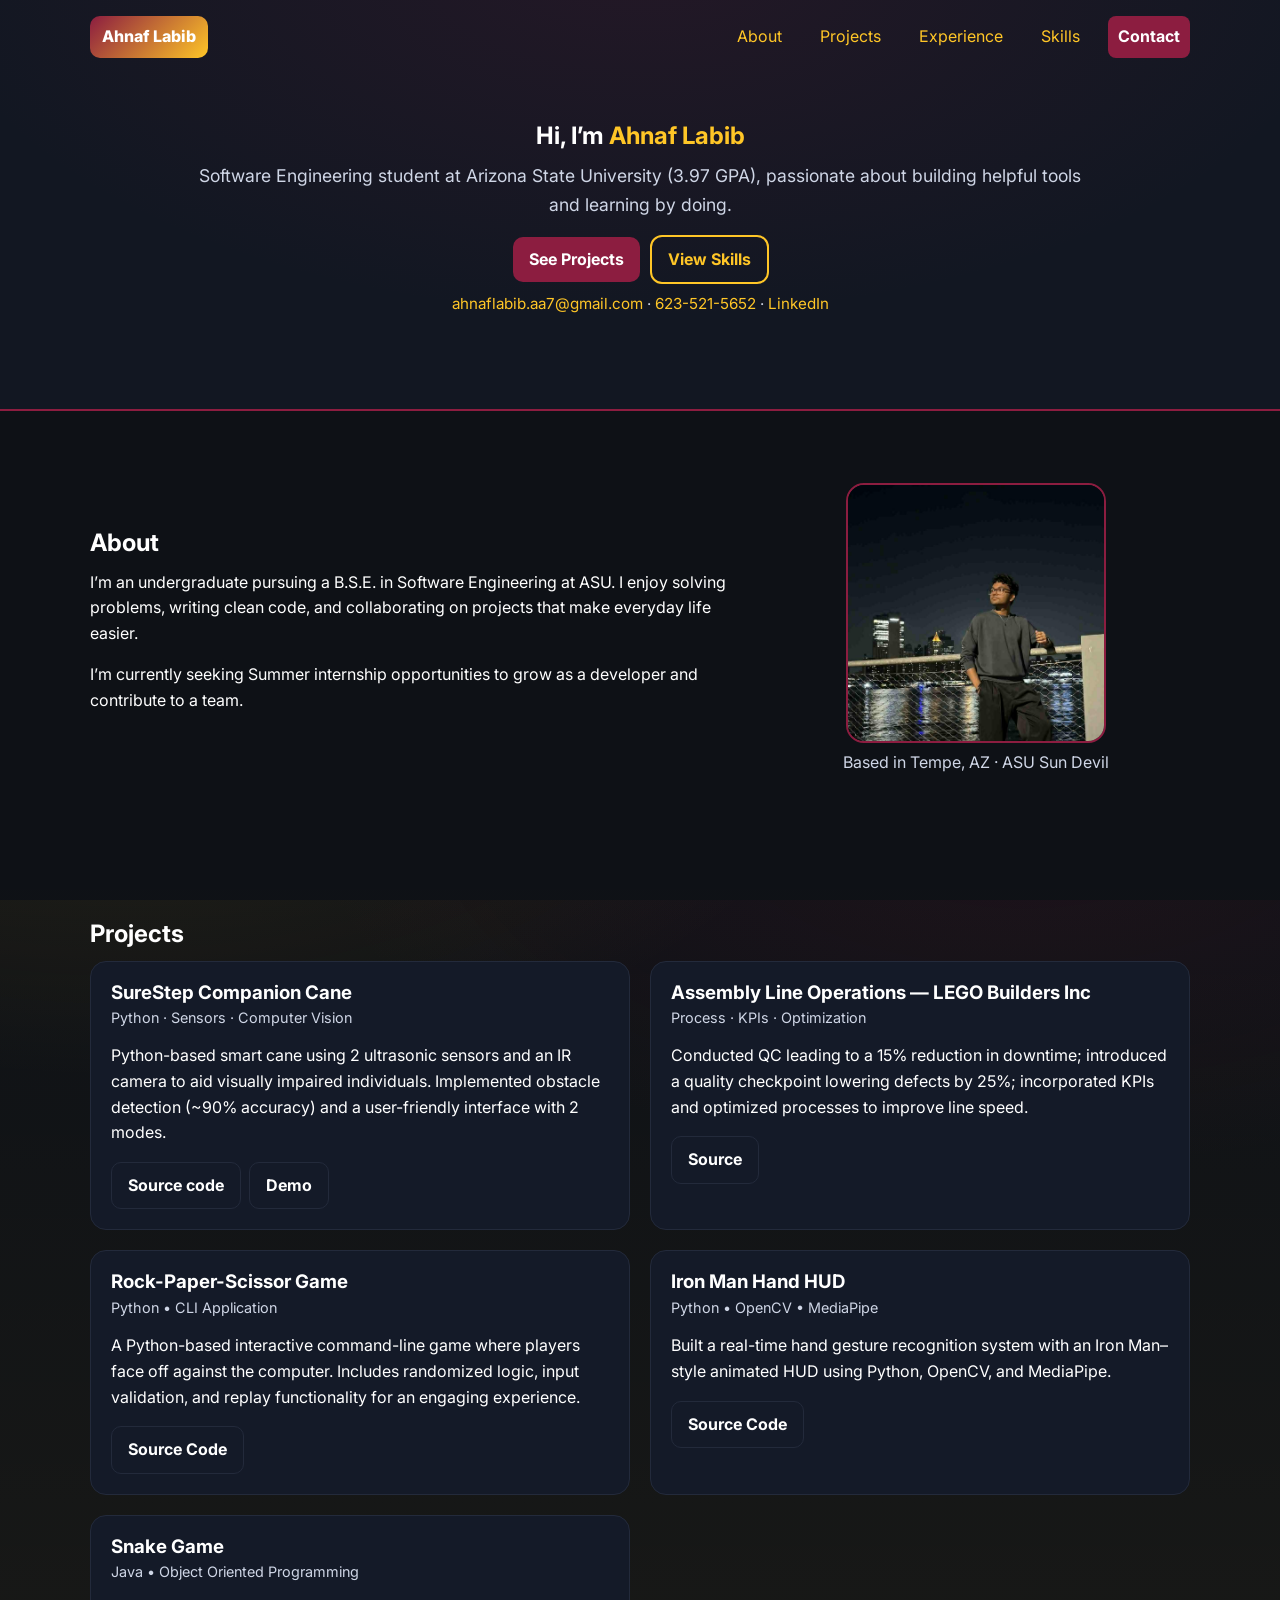
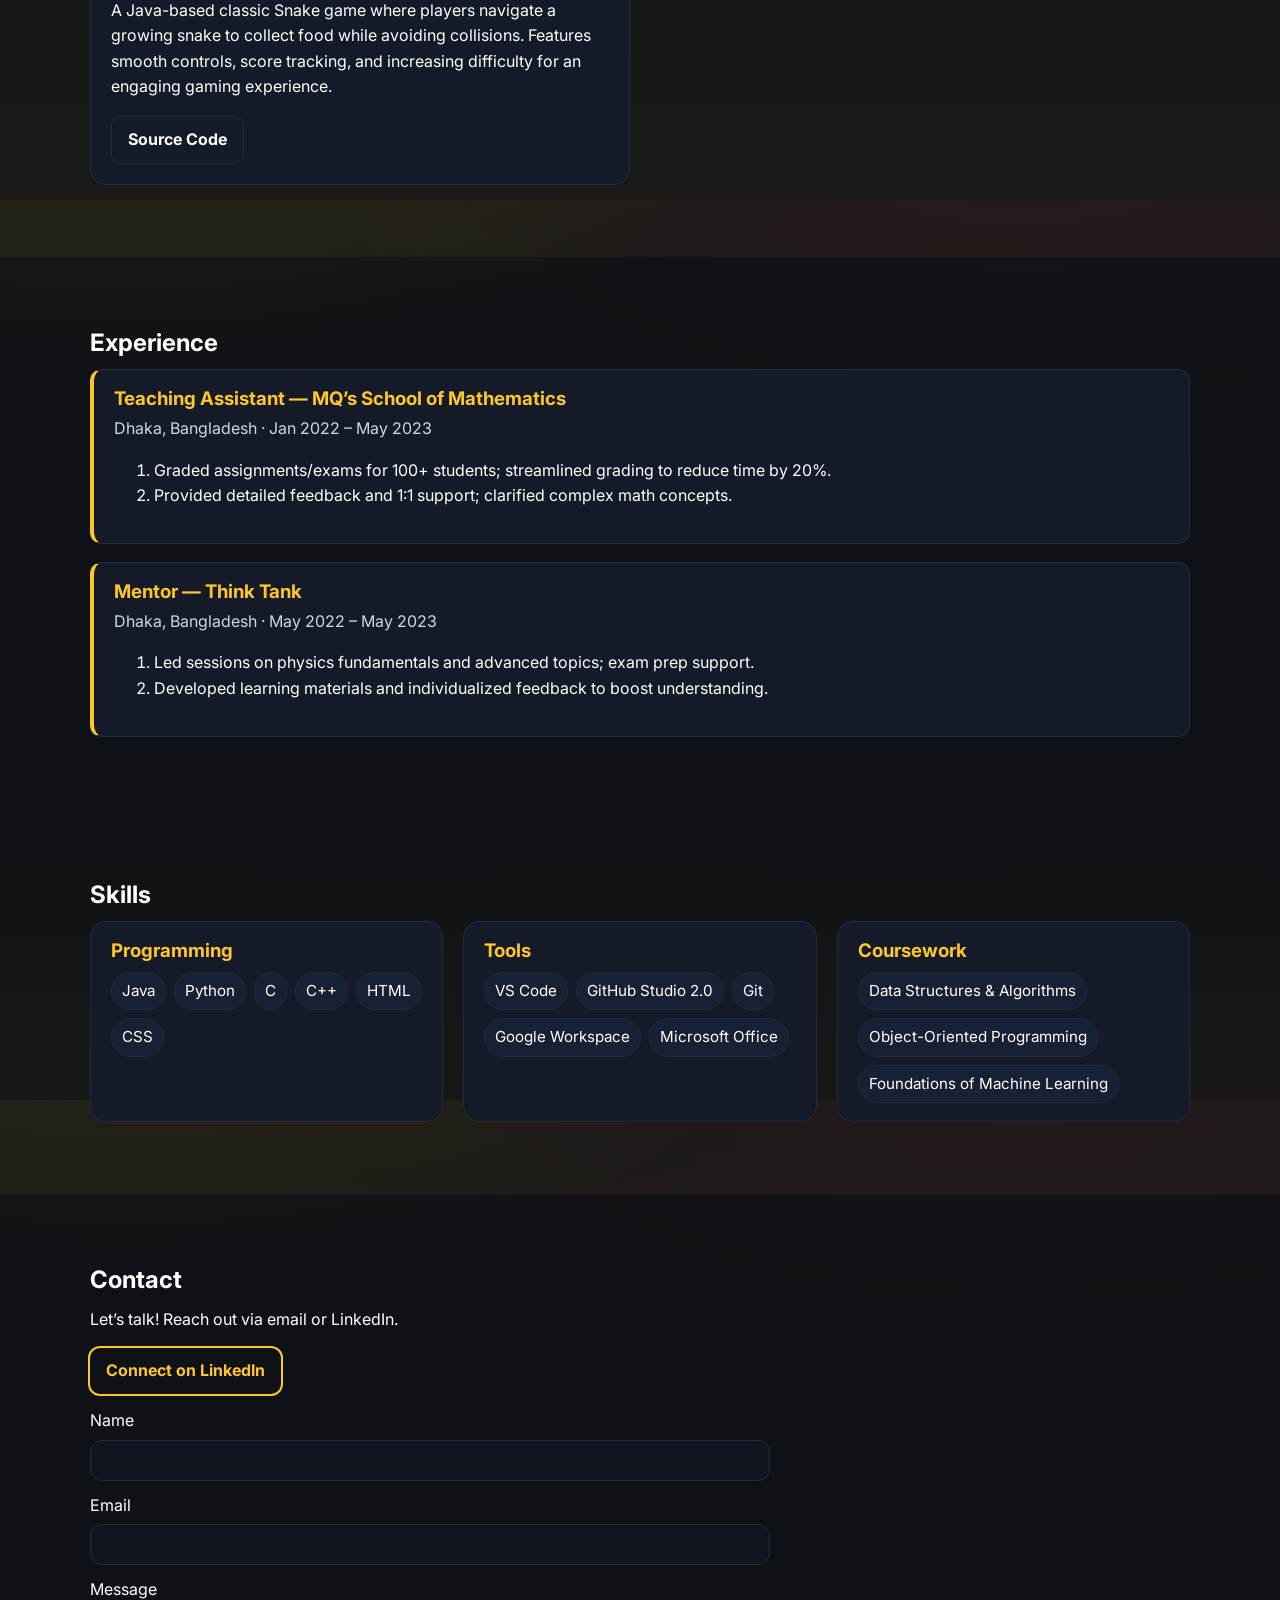
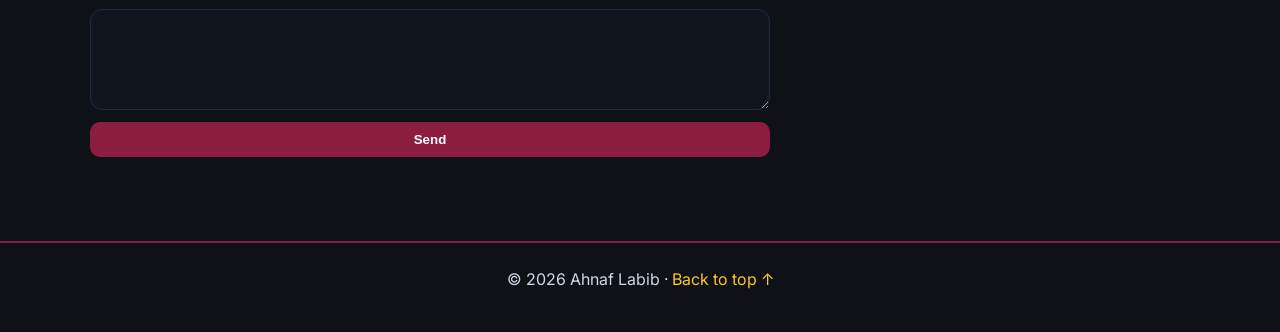
<file: index.html>
<!DOCTYPE html>
<html lang="en">

<head>
    <meta charset="UTF-8" />
    <meta name="viewport" content="width=device-width, initial-scale=1" />
    <title>Ahnaf Labib — Personal Site</title>
    <link rel="preconnect" href="https://fonts.googleapis.com">
    <link rel="preconnect" href="https://fonts.gstatic.com" crossorigin>
    <link href="https://fonts.googleapis.com/css2?family=Inter:wght@400;600;800&display=swap" rel="stylesheet">
    <link href="styles.css" rel="stylesheet" />
    <meta name="description" content="Portfolio of Ahnaf Labib — Software Engineering student at ASU. Projects, experience, and contact." />
</head>

<body>
    <header class="site-header" id="top">
        <nav class="nav">
            <a class="brand" href="#top">Ahnaf Labib</a>
            <button class="nav-toggle" aria-label="Toggle navigation" aria-expanded="false">☰</button>
            <ul class="nav-links">
                <li><a href="#about">About</a></li>
                <li><a href="#projects">Projects</a></li>
                <li><a href="#experience">Experience</a></li>
                <li><a href="#skills">Skills</a></li>
                <li><a class="btn" href="#contact">Contact</a></li>
            </ul>
        </nav>

        <section class="hero">
            <div class="hero-copy">
                <h1>Hi, I’m <span class="accent">Ahnaf Labib</span></h1>
                <p class="lead">
                    Software Engineering student at Arizona State University (3.97 GPA), passionate about building helpful tools and learning by doing.
                </p>
                <div class="hero-cta">
                    <a class="btn" href="#projects">See Projects</a>
                    <a class="btn btn-secondary" href="#skills">View Skills</a>
                </div>
                <div class="meta">
                    <a href="mailto:ahnaflabib.aa7@gmail.com">ahnaflabib.aa7@gmail.com</a> ·
                    <a href="tel:+16235215652">623-521-5652</a> ·
                    <a href="https://www.linkedin.com/in/ahnaf-labib101" target="_blank" rel="noopener">LinkedIn</a>
                </div>
            </div>
        </section>
    </header>

    <main>
        <!-- About -->
        <section id="about" class="section">
            <div class="container grid-2">
                <div>
                    <h2>About</h2>
                    <p>
                        I’m an undergraduate pursuing a B.S.E. in Software Engineering at ASU. I enjoy solving problems, writing clean code, and collaborating on projects that make everyday life easier.
                    </p>
                    <p>
                        I’m currently seeking Summer internship opportunities to grow as a developer and contribute to a team.
                    </p>
                </div>
                <figure class="profile">
                    <img src="[data-uri]"
                        alt="Ahnaf Labib portrait placeholder" width=300px />
                    <figcaption>Based in Tempe, AZ · ASU Sun Devil</figcaption>
                </figure>
            </div>
        </section>

        <!-- Projects -->
        <section id="projects" class="section alt">
            <div class="container">
                <h2>Projects</h2>
                <div class="cards">
                    <!-- Project 1 -->
                    <article class="card">
                        <header>
                            <h3>SureStep Companion Cane</h3>
                            <p class="tag">Python · Sensors · Computer Vision</p>
                        </header>
                        <p>
                            Python-based smart cane using 2 ultrasonic sensors and an IR camera to aid visually impaired individuals. Implemented obstacle detection (~90% accuracy) and a user-friendly interface with 2 modes.
                        </p>
                        <footer class="card-actions">
                            <a class="btn btn-ghost" href="https://drive.google.com/file/d/172SZ9Ajus_NtLXJRkP_ehci1UGG9u9KN/view?usp=drive_link" aria-disabled="true">Source code</a>
                            <a class="btn btn-ghost" href="https://drive.google.com/file/d/13gH9UQB_cAQQcFnke9ZiYUIpbUcQiC7l/view?usp=drive_link" aria-disabled="true">Demo</a>
                        </footer>
                    </article>

                    <!-- Project 2 -->
                    <article class="card">
                        <header>
                            <h3>Assembly Line Operations — LEGO Builders Inc</h3>
                            <p class="tag">Process · KPIs · Optimization</p>
                        </header>
                        <p>
                            Conducted QC leading to a 15% reduction in downtime; introduced a quality checkpoint lowering defects by 25%; incorporated KPIs and optimized processes to improve line speed.
                        </p>
                        <footer class="card-actions">
                            <a class="btn btn-ghost" href="https://docs.google.com/document/d/1kszEzX5zQs6RAhpKMF6iHq-XrYX0ANtJDIPUcAPN-ug/edit?usp=drive_link" aria-disabled="true">Source</a>
                        </footer>
                    </article>
                    <!-- Project 3 -->
                    <article class="card">
                        <header>
                            <h3>Rock-Paper-Scissor Game</h3>
                            <p class="tag">Python • CLI Application </p>
                        </header>
                        <p>A Python-based interactive command-line game where players face off against the computer. Includes randomized logic, input validation, and replay functionality for an engaging experience.
                        </p>
                        <footer class="card-actions">
                            <a class="btn btn-ghost" href="c:\Users\ahnaf\Downloads\rock_paper_scissors.py" aria-disabled="true">Source Code</a>
                        </footer>
                    </article>
                    <!-- Project 4 -->
                    <article class="card">
                        <header>
                            <h3>Iron Man Hand HUD</h3>
                            <p class="tag">Python • OpenCV • MediaPipe</p>
                        </header>
                        <p>Built a real-time hand gesture recognition system with an Iron Man–style animated HUD using Python, OpenCV, and MediaPipe.
                        </p>
                        <footer class="card-actions">
                            <a class="btn btn-ghost" href="https://github.com/Ahnaf-Labib10/ironman-hand-hud" aria-disabled="true">Source Code</a>
                        </footer>
                    </article>
                    <!-- Project 5 -->
                    <article class="card">
                        <header>
                            <h3>Snake Game</h3>
                            <p class="tag">Java • Object Oriented Programming</p>
                        </header>
                        <p>A Java-based classic Snake game where players navigate a growing snake to collect food while avoiding collisions. Features smooth controls, score tracking, and increasing difficulty for an engaging gaming experience.
                        </p>
                        <footer class="card-actions">
                            <a class="btn btn-ghost" href="https://github.com/Ahnaf-Labib10/Snake-Game" aria-disabled="true">Source Code</a>
                        </footer>
                    </article>
                </div>
            </div>
        </section>

        <!-- Experience -->
        <section id="experience" class="section">
            <div class="container">
                <h2>Experience</h2>
                <div class="timeline">
                    <article class="t-item">
                        <h3>Teaching Assistant — MQ’s School of Mathematics</h3>
                        <p class="t-meta">Dhaka, Bangladesh · Jan 2022 – May 2023</p>
                        <ol>
                            <li>Graded assignments/exams for 100+ students; streamlined grading to reduce time by 20%.</li>
                            <li>Provided detailed feedback and 1:1 support; clarified complex math concepts.</li>
                        </ol>
                    </article>

                    <article class="t-item">
                        <h3>Mentor — Think Tank</h3>
                        <p class="t-meta">Dhaka, Bangladesh · May 2022 – May 2023</p>
                        <ol>
                            <li>Led sessions on physics fundamentals and advanced topics; exam prep support.</li>
                            <li>Developed learning materials and individualized feedback to boost understanding.</li>
                        </ol>
                    </article>
                </div>
            </div>
        </section>

        <!-- Skills -->
        <section id="skills" class="section alt">
            <div class="container">
                <h2>Skills</h2>
                <div class="skills-grid">
                    <div class="skill-col">
                        <h3>Programming</h3>
                        <ul class="tags">
                            <li>Java</li>
                            <li>Python</li>
                            <li>C</li>
                            <li>C++</li>
                            <li>HTML</li>
                            <li>CSS</li>
                        </ul>
                    </div>
                    <div class="skill-col">
                        <h3>Tools</h3>
                        <ul class="tags">
                            <li>VS Code</li>
                            <li>GitHub Studio 2.0</li>
                            <li>Git</li>
                            <li>Google Workspace</li>
                            <li>Microsoft Office</li>
                        </ul>
                    </div>
                    <div class="skill-col">
                        <h3>Coursework</h3>
                        <ul class="tags">
                            <li>Data Structures &amp; Algorithms</li>
                            <li>Object-Oriented Programming</li>
                            <li>Foundations of Machine Learning</li>
                        </ul>
                    </div>
                </div>
            </div>
        </section>

        <!-- Contact -->
        <section id="contact" class="section">
            <div class="container">
                <h2>Contact</h2>
                <p>Let’s talk! Reach out via email or LinkedIn.</p>
                <div class="contact-actions">
                    <!--<a class="btn" href="mailto:ahnaflabib.aa7@gmail.com">Email Me</a>-->
                    <a class="btn btn-secondary" href="https://www.linkedin.com/in/ahnaf-labib101" target="_blank" rel="noopener">Connect on LinkedIn</a>
                </div>
                <form class="contact-form" action="https://formspree.io/f/mvgbvwwg" method="POST">
                    <label>
            <span>Name</span>
            <input type="text" name="name" required />
          </label>
                    <label>
            <span>Email</span>
            <input type="email" name="email" required />
          </label>
                    <label>
            <span>Message</span>
            <textarea name="message" rows="5" required></textarea>
          </label>
                    <button class="btn" type="submit">Send</button>
                    <input type="hidden" name="_next" value="https://ahnaf-labib10.github.io/portfolio/thankyou.html">
                    <imput type="hidden" name="_gotcha" value="display:none">

                </form>
            </div>
        </section>
    </main>

    <footer class="site-footer">
        <p>© <span id="year"></span> Ahnaf Labib · <a href="#top">Back to top ↑</a></p>
    </footer>

    <script>
        // Mobile nav toggle + current year
        const btn = document.querySelector('.nav-toggle');
        const links = document.querySelector('.nav-links');
        btn.addEventListener('click', () => {
            const expanded = btn.getAttribute('aria-expanded') === 'true';
            btn.setAttribute('aria-expanded', String(!expanded));
            links.classList.toggle('open');
        });
        document.getElementById('year').textContent = new Date().getFullYear();
    </script>
</body>

</html>
</file>
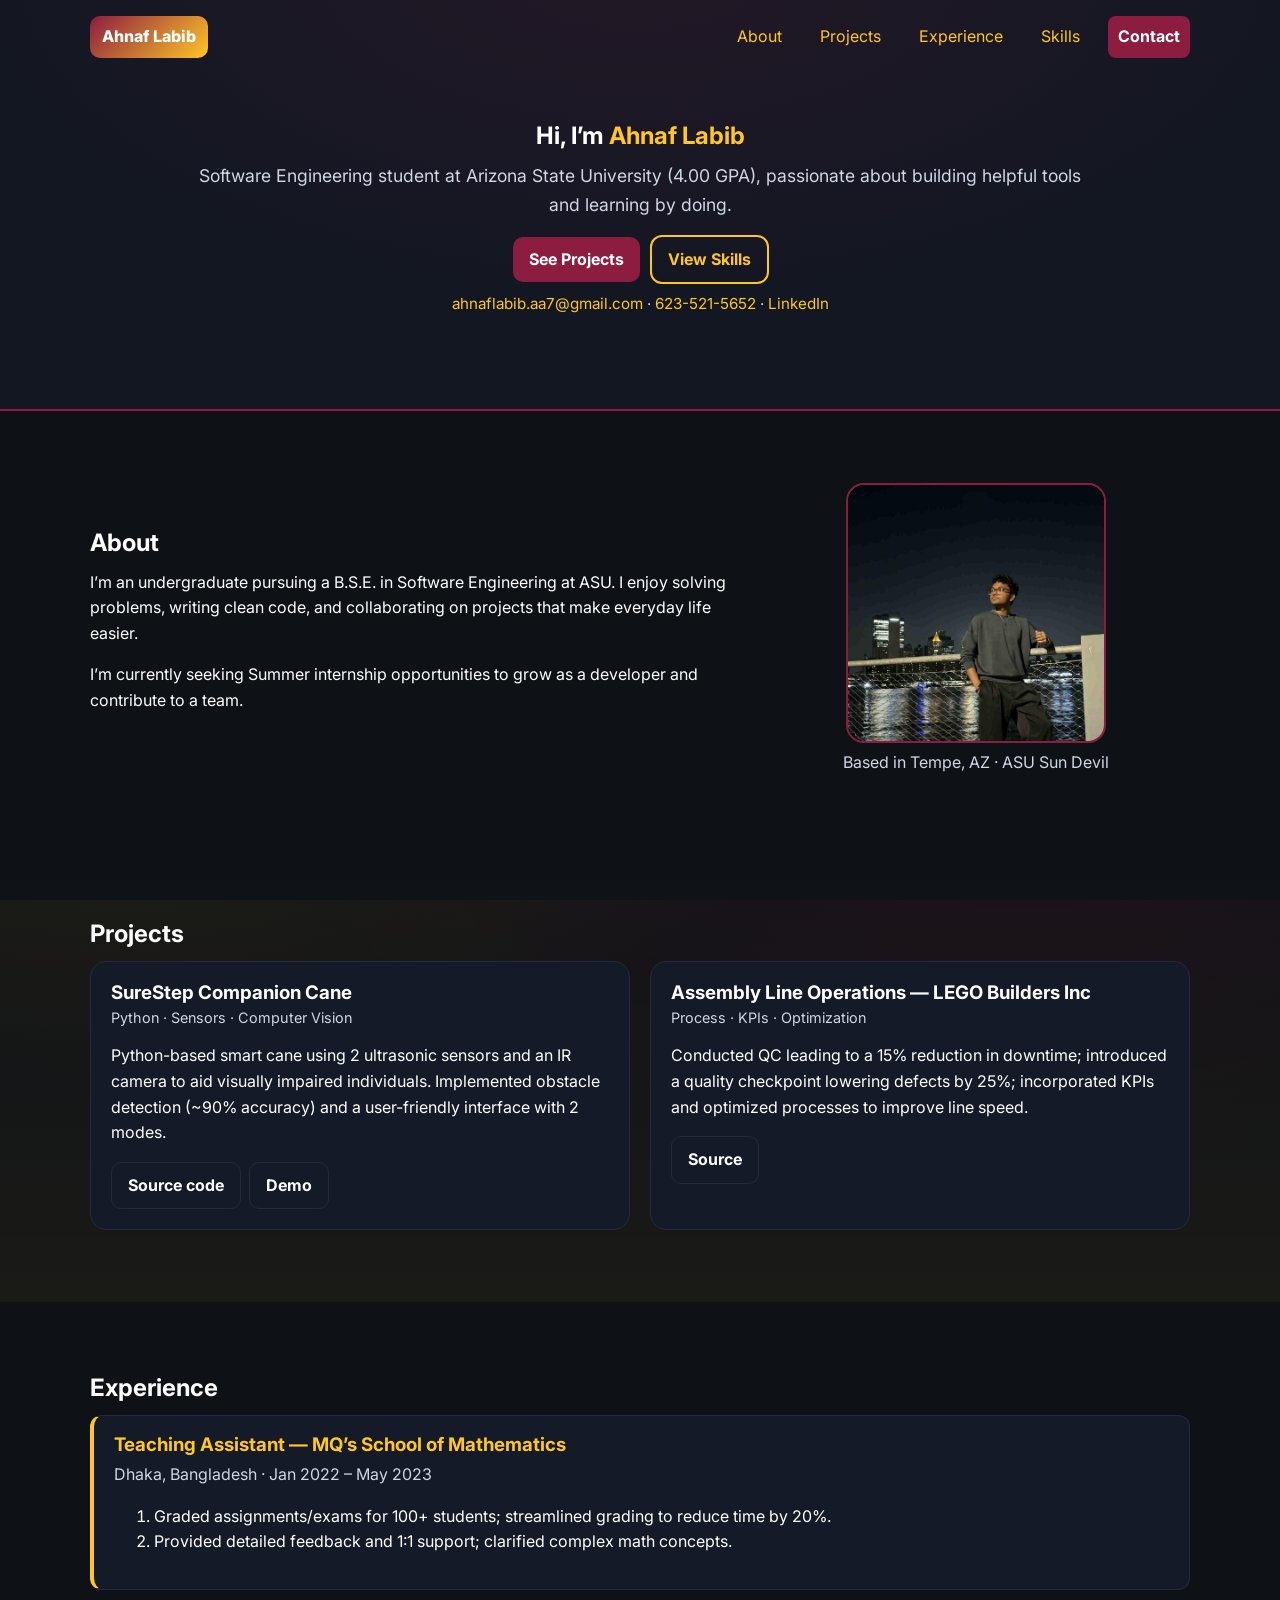
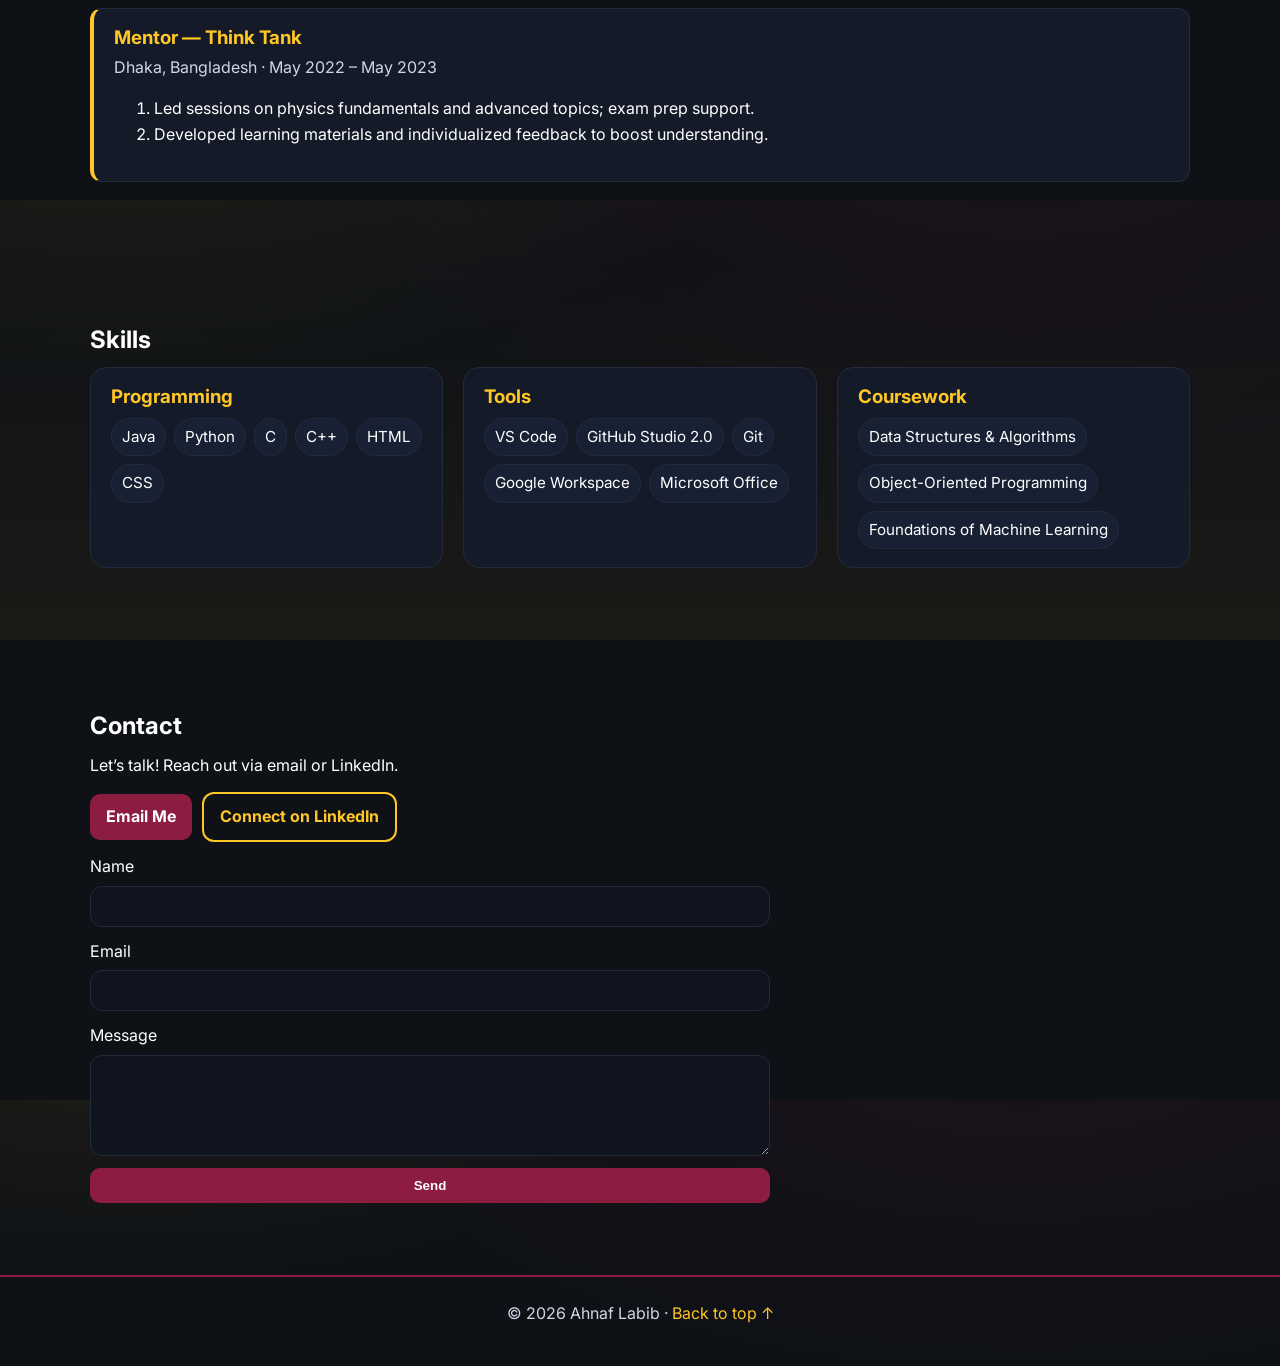
<file: portfolio.html>
<!DOCTYPE html>
<html lang="en">

<head>
    <meta charset="UTF-8" />
    <meta name="viewport" content="width=device-width, initial-scale=1" />
    <title>Ahnaf Labib — Personal Site</title>
    <link rel="preconnect" href="https://fonts.googleapis.com">
    <link rel="preconnect" href="https://fonts.gstatic.com" crossorigin>
    <link href="https://fonts.googleapis.com/css2?family=Inter:wght@400;600;800&display=swap" rel="stylesheet">
    <link href="styles.css" rel="stylesheet" />
    <meta name="description" content="Portfolio of Ahnaf Labib — Software Engineering student at ASU. Projects, experience, and contact." />
</head>

<body>
    <header class="site-header" id="top">
        <nav class="nav">
            <a class="brand" href="#top">Ahnaf Labib</a>
            <button class="nav-toggle" aria-label="Toggle navigation" aria-expanded="false">☰</button>
            <ul class="nav-links">
                <li><a href="#about">About</a></li>
                <li><a href="#projects">Projects</a></li>
                <li><a href="#experience">Experience</a></li>
                <li><a href="#skills">Skills</a></li>
                <li><a class="btn" href="#contact">Contact</a></li>
            </ul>
        </nav>

        <section class="hero">
            <div class="hero-copy">
                <h1>Hi, I’m <span class="accent">Ahnaf Labib</span></h1>
                <p class="lead">
                    Software Engineering student at Arizona State University (4.00 GPA), passionate about building helpful tools and learning by doing.
                </p>
                <div class="hero-cta">
                    <a class="btn" href="#projects">See Projects</a>
                    <a class="btn btn-secondary" href="#skills">View Skills</a>
                </div>
                <div class="meta">
                    <a href="mailto:ahnaflabib.aa7@gmail.com">ahnaflabib.aa7@gmail.com</a> ·
                    <a href="tel:+16235215652">623-521-5652</a> ·
                    <a href="https://www.linkedin.com/in/ahnaf-labib101" target="_blank" rel="noopener">LinkedIn</a>
                </div>
            </div>
        </section>
    </header>

    <main>
        <!-- About -->
        <section id="about" class="section">
            <div class="container grid-2">
                <div>
                    <h2>About</h2>
                    <p>
                        I’m an undergraduate pursuing a B.S.E. in Software Engineering at ASU. I enjoy solving problems, writing clean code, and collaborating on projects that make everyday life easier.
                    </p>
                    <p>
                        I’m currently seeking Summer internship opportunities to grow as a developer and contribute to a team.
                    </p>
                </div>
                <figure class="profile">
                    <img src="[data-uri]" alt="Ahnaf Labib portrait placeholder" width=300px />
                    <figcaption>Based in Tempe, AZ · ASU Sun Devil</figcaption>
                </figure>
            </div>
        </section>

        <!-- Projects -->
        <section id="projects" class="section alt">
            <div class="container">
                <h2>Projects</h2>
                <div class="cards">
                    <!-- Project 1 -->
                    <article class="card">
                        <header>
                            <h3>SureStep Companion Cane</h3>
                            <p class="tag">Python · Sensors · Computer Vision</p>
                        </header>
                        <p>
                            Python-based smart cane using 2 ultrasonic sensors and an IR camera to aid visually impaired individuals. Implemented obstacle detection (~90% accuracy) and a user-friendly interface with 2 modes.
                        </p>
                        <footer class="card-actions">
                            <a class="btn btn-ghost" href="https://drive.google.com/file/d/172SZ9Ajus_NtLXJRkP_ehci1UGG9u9KN/view?usp=drive_link" aria-disabled="true">Source code</a>
                            <a class="btn btn-ghost" href="https://drive.google.com/file/d/13gH9UQB_cAQQcFnke9ZiYUIpbUcQiC7l/view?usp=drive_link" aria-disabled="true">Demo</a>
                        </footer>
                    </article>

                    <!-- Project 2 -->
                    <article class="card">
                        <header>
                            <h3>Assembly Line Operations — LEGO Builders Inc</h3>
                            <p class="tag">Process · KPIs · Optimization</p>
                        </header>
                        <p>
                            Conducted QC leading to a 15% reduction in downtime; introduced a quality checkpoint lowering defects by 25%; incorporated KPIs and optimized processes to improve line speed.
                        </p>
                        <footer class="card-actions">
                            <a class="btn btn-ghost" href="https://docs.google.com/document/d/1kszEzX5zQs6RAhpKMF6iHq-XrYX0ANtJDIPUcAPN-ug/edit?usp=drive_link" aria-disabled="true">Source</a>
                        </footer>
                    </article>
                </div>
            </div>
        </section>

        <!-- Experience -->
        <section id="experience" class="section">
            <div class="container">
                <h2>Experience</h2>
                <div class="timeline">
                    <article class="t-item">
                        <h3>Teaching Assistant — MQ’s School of Mathematics</h3>
                        <p class="t-meta">Dhaka, Bangladesh · Jan 2022 – May 2023</p>
                        <ol>
                            <li>Graded assignments/exams for 100+ students; streamlined grading to reduce time by 20%.</li>
                            <li>Provided detailed feedback and 1:1 support; clarified complex math concepts.</li>
                        </ol>
                    </article>

                    <article class="t-item">
                        <h3>Mentor — Think Tank</h3>
                        <p class="t-meta">Dhaka, Bangladesh · May 2022 – May 2023</p>
                        <ol>
                            <li>Led sessions on physics fundamentals and advanced topics; exam prep support.</li>
                            <li>Developed learning materials and individualized feedback to boost understanding.</li>
                        </ol>
                    </article>
                </div>
            </div>
        </section>

        <!-- Skills -->
        <section id="skills" class="section alt">
            <div class="container">
                <h2>Skills</h2>
                <div class="skills-grid">
                    <div class="skill-col">
                        <h3>Programming</h3>
                        <ul class="tags">
                            <li>Java</li>
                            <li>Python</li>
                            <li>C</li>
                            <li>C++</li>
                            <li>HTML</li>
                            <li>CSS</li>
                        </ul>
                    </div>
                    <div class="skill-col">
                        <h3>Tools</h3>
                        <ul class="tags">
                            <li>VS Code</li>
                            <li>GitHub Studio 2.0</li>
                            <li>Git</li>
                            <li>Google Workspace</li>
                            <li>Microsoft Office</li>
                        </ul>
                    </div>
                    <div class="skill-col">
                        <h3>Coursework</h3>
                        <ul class="tags">
                            <li>Data Structures &amp; Algorithms</li>
                            <li>Object-Oriented Programming</li>
                            <li>Foundations of Machine Learning</li>
                        </ul>
                    </div>
                </div>
            </div>
        </section>

        <!-- Contact -->
        <section id="contact" class="section">
            <div class="container">
                <h2>Contact</h2>
                <p>Let’s talk! Reach out via email or LinkedIn.</p>
                <div class="contact-actions">
                    <a class="btn" href="mailto:ahnaflabib.aa7@gmail.com">Email Me</a>
                    <a class="btn btn-secondary" href="https://www.linkedin.com/in/ahnaf-labib101" target="_blank" rel="noopener">Connect on LinkedIn</a>
                </div>
                <form class="contact-form" action="https://formspree.io/f/maybek" method="POST">
                    <label>
            <span>Name</span>
            <input type="text" name="name" required />
          </label>
                    <label>
            <span>Email</span>
            <input type="email" name="email" required />
          </label>
                    <label>
            <span>Message</span>
            <textarea name="message" rows="5" required></textarea>
          </label>
                    <button class="btn" type="submit">Send</button>
                </form>
            </div>
        </section>
    </main>

    <footer class="site-footer">
        <p>© <span id="year"></span> Ahnaf Labib · <a href="#top">Back to top ↑</a></p>
    </footer>

    <script>
        // Mobile nav toggle + current year
        const btn = document.querySelector('.nav-toggle');
        const links = document.querySelector('.nav-links');
        btn.addEventListener('click', () => {
            const expanded = btn.getAttribute('aria-expanded') === 'true';
            btn.setAttribute('aria-expanded', String(!expanded));
            links.classList.toggle('open');
        });
        document.getElementById('year').textContent = new Date().getFullYear();
    </script>
</body>


</html>
</file>
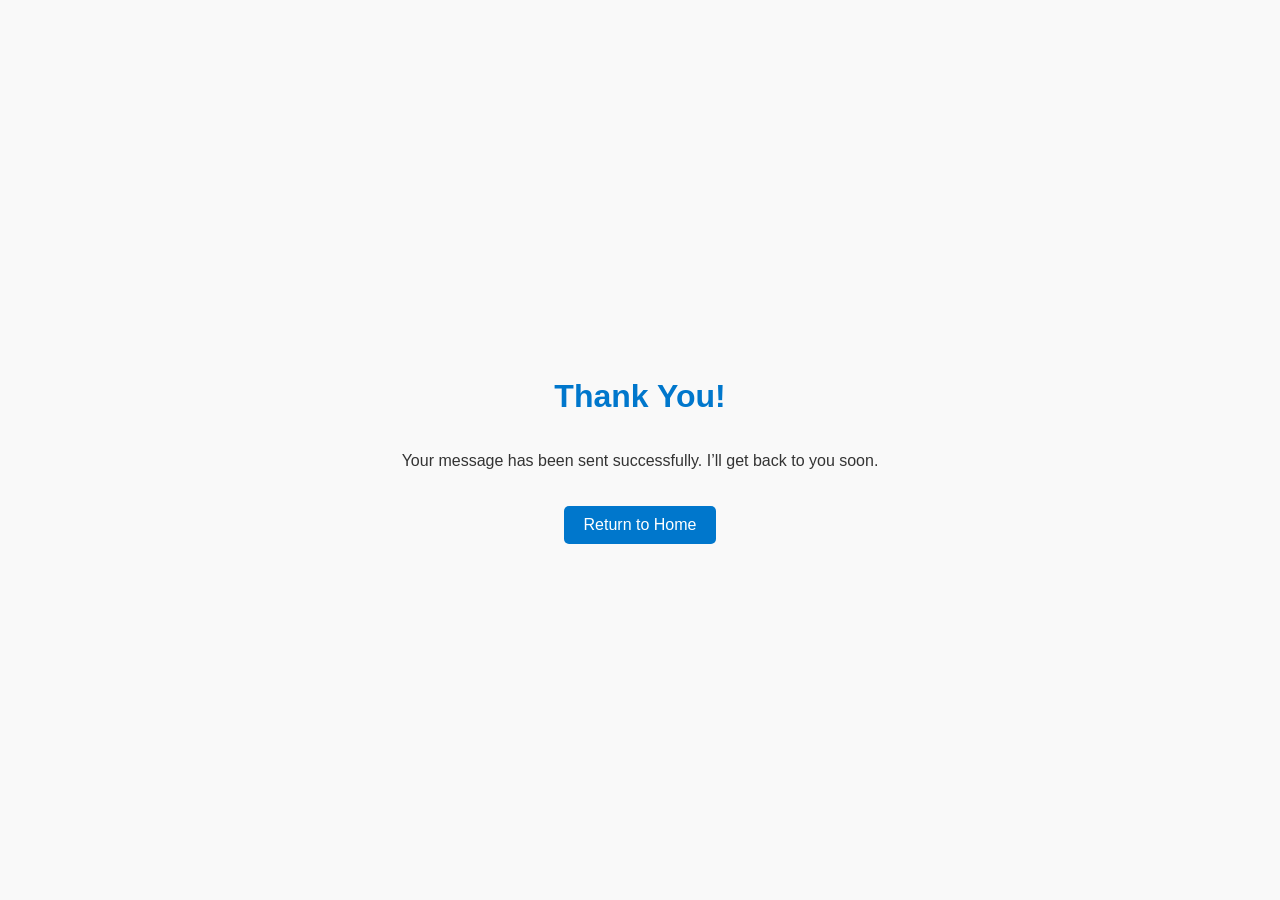
<file: thankyou.html>
<!DOCTYPE html>
<html lang="en">
<head>
  <meta charset="UTF-8">
  <meta name="viewport" content="width=device-width, initial-scale=1.0">
  <title>Thank You</title>
  <style>
    body {
      font-family: Arial, sans-serif;
      display: flex;
      flex-direction: column;
      align-items: center;
      justify-content: center;
      height: 100vh;
      margin: 0;
      background: #f9f9f9;
      color: #333;
    }
    h1 {
      color: #0077cc;
    }
    a {
      margin-top: 20px;
      text-decoration: none;
      color: #fff;
      background: #0077cc;
      padding: 10px 20px;
      border-radius: 5px;
      transition: background 0.3s;
    }
    a:hover {
      background: #005fa3;
    }
  </style>
</head>
<body>
  <h1>Thank You!</h1>
  <p>Your message has been sent successfully. I’ll get back to you soon.</p>
  <a href="index.html">Return to Home</a>
</body>
</html>
</file>
<file: styles.css>
:root{
  /* Brand */
  --asu-maroon: #8C1D40;
  --asu-gold:   #FFC627;

  /* Base palette */
  --bg:    #0e1116;   
  --panel: #121722;   
  --ink:   #ffffff;   
  --muted: #cfd6e6;   
  --card:  #141a28;   
  --line:  #232a3b;   

  /* Effects */
  --ring:  rgba(255,198,39,.35);           
  --glow1: rgba(140,29,64,.12);            
  --glow2: rgba(255,198,39,.10);           
}

*{ box-sizing: border-box; }
html, body{ height: 100%; }
body{
  margin: 0;
  font-family: Inter, system-ui, -apple-system, Segoe UI, Roboto, "Helvetica Neue", Arial;
  color: var(--ink);
  line-height: 1.6;
  background:
    radial-gradient(1200px 600px at 80% -10%, var(--glow1), transparent 60%),
    radial-gradient(1200px 600px at 10% -20%, var(--glow2), transparent 60%),
    var(--bg);
}

/* Utilities */
.container{ width: min(1100px, 92%); margin-inline: auto; }
.section{ padding: 72px 0; }
.section.alt{ background: linear-gradient(180deg, transparent, rgba(255,198,39,0.05)); }
h1,h2,h3{ line-height: 1.2; margin: 0 0 .5em; }
p{ margin: 0 0 1em; }
a{ color: var(--asu-gold); text-decoration: none; }
a:hover{ text-decoration: underline; }
.accent{ color: var(--asu-gold); }

/* Buttons */
.btn{
  display: inline-block;
  padding: 10px 16px;
  border-radius: 10px;
  background: var(--asu-maroon);
  color: #fff;
  font-weight: 700;
  text-decoration: none;
  border: 0;
  transition: transform .1s ease, box-shadow .15s ease, background .15s ease;
}
.btn:hover{ transform: translateY(-1px); text-decoration: none; box-shadow: 0 0 0 6px var(--ring); }
.btn:active{ transform: translateY(0); }
.btn-secondary{ background: transparent; color: var(--asu-gold); outline: 2px solid var(--asu-gold); }
.btn-ghost{ background: transparent; color: var(--ink); border: 1px solid var(--line); }

/* Header / Nav / Hero */
.site-header{
  position: relative;
  padding-bottom: 28px;
  background:
    radial-gradient(1200px 600px at 50% -10%, rgba(140,29,64,.14), transparent 60%),
    var(--panel);
  border-bottom: 2px solid var(--asu-maroon);
}
.nav{
  display: grid;
  grid-template-columns: auto 1fr;
  align-items: center;
  gap: 16px;
  width: min(1100px, 92%);
  margin: 0 auto;
  padding: 16px 0;
}
.brand{
  color: #fff;
  font-weight: 800;
  padding: 8px 12px;
  border-radius: 10px;
  background: linear-gradient(135deg, var(--asu-maroon), var(--asu-gold));
}
.nav-toggle{
  justify-self: end;
  display: none;
  font-size: 20px;
  background: transparent;
  border: 0;
  color: var(--ink);
  cursor: pointer;
}
.nav-links{
  display: flex; align-items: center; justify-content: flex-end;
  gap: 18px; list-style: none; margin: 0; padding: 0;
}
.nav-links a{ padding: 8px 10px; border-radius: 8px; }
.nav-links a:hover{ background: rgba(255,198,39,.12); text-decoration: none; }

.hero{ padding: 48px 0 64px; }
.hero-copy{ width: min(900px, 92%); margin: 0 auto; text-align: center; }
.lead{ color: var(--muted); font-size: 1.1rem; }
.hero-cta{ display: flex; gap: 12px; justify-content: center; margin: 18px 0 10px; }
.meta{ color: var(--muted); font-size: .95rem; }

/* About */
.grid-2{
  display: grid;
  grid-template-columns: 1.2fr .8fr;
  gap: 32px;
  align-items: center;
}
.profile{ margin: 0; text-align: center; color: var(--muted); }
.profile img{
  width: 260px;
  height: 260px;
  object-fit: cover;
  border-radius: 18px;
  border: 2px solid var(--asu-maroon);
}

/* Cards / Projects */
.cards{ display: grid; grid-template-columns: repeat(2, minmax(0,1fr)); gap: 20px; }
.card{
  background: var(--card);
  border: 1px solid var(--line);
  border-radius: 16px;
  padding: 20px;
}
.card header h3{ margin-bottom: 2px; }
.card .tag{ color: var(--muted); font-size: .9rem; }
.card-actions{ margin-top: 12px; display: flex; gap: 8px; flex-wrap: wrap; }

/* Experience Timeline */
.timeline{ display: grid; gap: 18px; }
.t-item{
  background: var(--card);
  border: 1px solid var(--line);
  border-left: 4px solid var(--asu-gold);
  border-radius: 12px;
  padding: 18px 20px;
}
.t-item h3{ color: var(--asu-gold); }
.t-meta{ color: var(--muted); margin-top: -4px; margin-bottom: 8px; }

/* Skills */
.skills-grid{ display: grid; grid-template-columns: repeat(3, minmax(0,1fr)); gap: 20px; }
.skill-col{
  background: var(--card);
  border: 1px solid var(--line);
  border-radius: 16px;
  padding: 18px 20px;
}
.skill-col h3{ color: var(--asu-gold); }
.tags{
  list-style: none; padding: 0; margin: 8px 0 0;
  display: flex; flex-wrap: wrap; gap: 8px;
}
.tags li{
  padding: 6px 10px;
  background: #182033;
  border: 1px solid var(--line);
  border-radius: 999px;
  font-size: .95rem;
}

/* Contact */
.contact-actions{ display: flex; gap: 12px; flex-wrap: wrap; margin-bottom: 14px; }
.contact-form{ display: grid; gap: 12px; width: min(680px, 100%); }
.contact-form label{ display: grid; gap: 6px; }
.contact-form input,
.contact-form textarea{
  padding: 12px 14px;
  border-radius: 12px;
  border: 1px solid var(--line);
  background: #0f141e;
  color: var(--ink);
}
.contact-form input:focus,
.contact-form textarea:focus{
  outline: 3px solid var(--ring);
}

/* Footer */
.site-footer{
  border-top: 2px solid var(--asu-maroon);
  padding: 24px 0;
  text-align: center;
  color: var(--muted);
}

/* Responsive */
@media (max-width: 900px){
  .grid-2{ grid-template-columns: 1fr; }
  .cards{ grid-template-columns: 1fr; }
  .skills-grid{ grid-template-columns: 1fr; }
}
@media (max-width: 720px){
  .nav-toggle{ display: inline-block; }
  .nav-links{
    position: absolute; right: 4%; top: 56px;
    flex-direction: column; align-items: stretch;
    background: #0f141e; border: 1px solid var(--line); border-radius: 12px;
    padding: 10px; gap: 6px;
    display: none;
  }
  .nav-links.open{ display: flex; }
}
</file>
